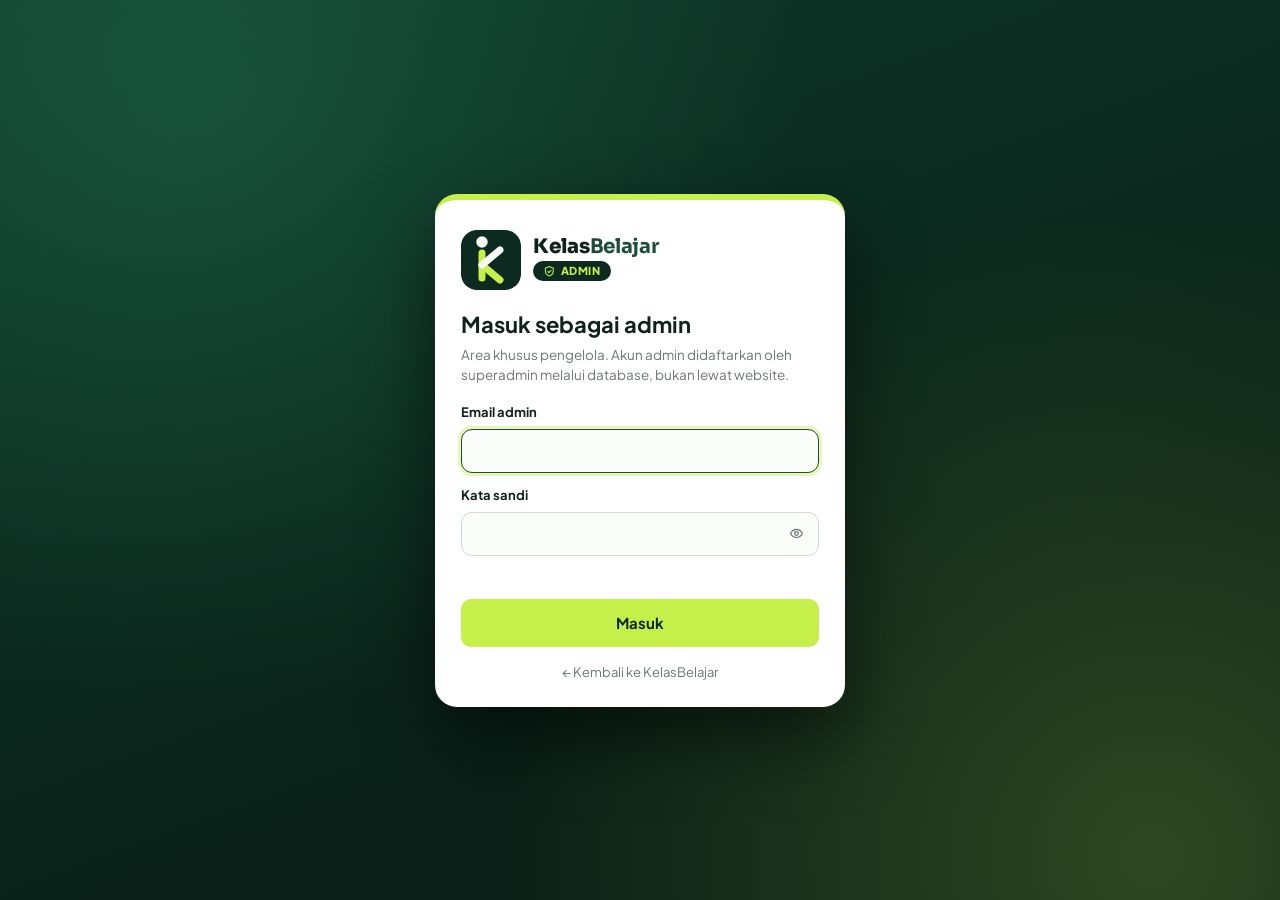
<file: admin.html>
<!DOCTYPE html>
<html lang="id">
<head>
<meta charset="utf-8">
<meta name="viewport" content="width=device-width, initial-scale=1, viewport-fit=cover">
<meta name="robots" content="noindex, nofollow">
<title>Admin – KelasBelajar</title>
<link href="https://fonts.googleapis.com/css2?family=Plus+Jakarta+Sans:wght@400;500;600;700;800&family=Sora:wght@700;800&display=swap" rel="stylesheet">
<link rel="icon" href="/assets/logo.svg" type="image/svg+xml">
<link rel="stylesheet" href="/admin.css">
</head>
<body>
<div id="app"></div>
<div id="layer"></div>
<div id="toast" role="status" aria-live="polite"></div>
<noscript><p style="padding:24px">Halaman admin membutuhkan JavaScript.</p></noscript>
<script src="/admin.js"></script>
</body>
</html>
</file>
<file: admin.css>
:root{--g9:#0c2a1f;--g8:#143a2b;--g7:#1d4d3a;--lime:#c5f04a;--limeS:#eefad0;--bg:#f4f7f4;--card:#fff;--tx:#10231a;--mu:#68796f;--bd:#e3eae5;--red:#d64545;--blue:#2f6fed;--amb:#e09a1a;--ok:#1f9d55;color-scheme:light}
*{box-sizing:border-box}
html{-webkit-text-size-adjust:100%}
body{margin:0;background:var(--bg);color:var(--tx);font:15px/1.5 'Plus Jakarta Sans',system-ui,sans-serif}
button,input,select,textarea{font:inherit;color:inherit}
button{cursor:pointer}
:focus-visible{outline:3px solid var(--blue);outline-offset:2px}
.ic{width:1.15em;height:1.15em;vertical-align:-.2em;fill:none;stroke:currentColor;stroke-width:2;stroke-linecap:round;stroke-linejoin:round;flex:none}
[hidden]{display:none!important}

/* ---------- tombol ---------- */
.btn{display:inline-flex;align-items:center;justify-content:center;gap:7px;min-height:40px;padding:8px 16px;border:0;border-radius:10px;background:var(--g8);color:#fff;font-weight:700;font-size:14px;text-decoration:none;white-space:nowrap}
.btn:hover{background:var(--g7)}
.btn.lime{background:var(--lime);color:var(--g9)}
.btn.lime:hover{background:#d3f76a}
.btn.ghost{background:#fff;color:var(--g7);border:1px solid var(--bd)}
.btn.ghost:hover{background:var(--limeS)}
.btn.red{background:var(--red);color:#fff}
.btn.red:hover{background:#bf3838}
.btn.sm{min-height:34px;padding:5px 11px;font-size:13px;border-radius:9px}
.btn[disabled]{opacity:.55;cursor:not-allowed}

/* ---------- login admin ---------- */
.lg{min-height:100vh;display:grid;place-items:center;padding:24px;background:radial-gradient(circle at 15% 10%,#2a8a6255 0,#2a8a6200 45%),radial-gradient(circle at 90% 95%,#c5f04a30 0,#c5f04a00 45%),linear-gradient(160deg,#0f3a2b,#0a2018 70%)}
.lg-card{width:100%;max-width:410px;background:#fff;border-radius:22px;padding:30px 26px 24px;box-shadow:0 30px 70px #0008;border-top:6px solid var(--lime)}
.lg-top{display:flex;align-items:center;gap:12px;margin-bottom:18px}
.lg-top img{width:60px;height:60px;border-radius:16px}
.lg-t{font-family:'Sora','Plus Jakarta Sans',sans-serif;font-weight:800;font-size:20px;letter-spacing:-.3px;line-height:1.1}
.lg-t b{color:var(--g7)}
.badge{display:inline-flex;align-items:center;gap:5px;margin-top:3px;padding:2px 10px;border-radius:99px;background:var(--g9);color:var(--lime);font-size:11px;font-weight:800;letter-spacing:.6px;text-transform:uppercase}
.lg-card h1{margin:0 0 4px;font-size:22px}
.lg-card .sub{margin:0 0 18px;color:var(--mu);font-size:13.5px}
.f{display:block;margin-bottom:13px;font-size:13px;font-weight:700}
.f>input,.f>select,.f>textarea,.pw input{display:block;width:100%;margin-top:6px;min-height:44px;padding:10px 13px;border:1px solid #cfdcd3;border-radius:11px;background:#fbfdfb;font-weight:500;font-size:15px}
.f>textarea{min-height:90px;resize:vertical}
.f>input:focus,.f>select:focus,.f>textarea:focus,.pw input:focus{outline:none;border-color:var(--g7);box-shadow:0 0 0 3px #c5f04a66}
.pw{position:relative}
.pw input{padding-right:46px}
.pw button{position:absolute;right:5px;bottom:5px;width:36px;height:34px;border:0;border-radius:8px;background:transparent;color:var(--mu)}
.pw button:hover{background:var(--limeS);color:var(--g7)}
.err{min-height:20px;margin:2px 0 10px;color:var(--red);font-size:13px;font-weight:600}
.lg-card .btn.lime{width:100%;min-height:48px;font-size:15px}
.lg-back{display:block;margin-top:16px;text-align:center;font-size:13px;color:var(--mu);text-decoration:none}
.lg-back:hover{color:var(--g7);text-decoration:underline}

/* ---------- dashboard ---------- */
.hd{position:sticky;top:0;z-index:20;background:var(--g9);color:#fff;box-shadow:0 4px 18px #0c2a1f33}
.hd-in{max-width:1220px;margin:0 auto;padding:12px 20px;display:flex;align-items:center;gap:14px}
.hd img{width:46px;height:46px;border-radius:13px}
.hd .lg-t{color:#fff;font-size:18px}
.hd .lg-t b{color:var(--lime)}
.hd .sp{flex:1}
.hd .btn{background:#ffffff1a;color:#fff}
.hd .btn:hover{background:#ffffff2e}
.wrap{max-width:1220px;margin:0 auto;padding:22px 20px 60px}
.wrap>h2{margin:0 0 4px;font-size:22px}
.wrap>.lead{margin:0 0 18px;color:var(--mu);font-size:14px}
.stats{display:grid;grid-template-columns:repeat(3,1fr);gap:12px;margin-bottom:22px}
.st{display:flex;align-items:center;gap:13px;padding:15px 16px;background:var(--card);border:1px solid var(--bd);border-radius:16px;box-shadow:0 2px 10px #0c2a1f0d}
.st .si{width:46px;height:46px;border-radius:14px;background:var(--limeS);color:var(--g7);display:grid;place-items:center;font-size:22px;flex:none}
.st .sv{font-size:26px;font-weight:800;line-height:1.1}
.st .sl{font-size:12.5px;color:var(--mu);font-weight:600}
.tabs{display:flex;gap:6px;margin-bottom:14px;padding:5px;background:#e6eee8;border-radius:14px;width:max-content;max-width:100%;overflow-x:auto}
.tabs button{display:inline-flex;align-items:center;gap:7px;padding:9px 16px;border:0;border-radius:10px;background:transparent;color:var(--g7);font-weight:700;font-size:14px;white-space:nowrap}
.tabs button.on{background:var(--g9);color:var(--lime)}
.panel{background:var(--card);border:1px solid var(--bd);border-radius:18px;box-shadow:0 2px 12px #0c2a1f0d;overflow:hidden}
.tb{display:flex;flex-wrap:wrap;gap:10px;align-items:center;padding:14px 16px;border-bottom:1px solid var(--bd)}
.tb .grow{flex:1;min-width:180px}
.tb input,.tb select{min-height:40px;padding:8px 12px;border:1px solid #cfdcd3;border-radius:10px;background:#fbfdfb;font-size:14px}
.tb .grow input{width:100%}
.tb input:focus,.tb select:focus{outline:none;border-color:var(--g7);box-shadow:0 0 0 3px #c5f04a66}
.tw{overflow-x:auto}
table{width:100%;border-collapse:collapse;min-width:800px}
th{padding:11px 12px;background:#f3f8f4;color:var(--mu);font-size:12px;font-weight:800;letter-spacing:.4px;text-transform:uppercase;text-align:left;white-space:nowrap}
td{padding:12px 12px;border-top:1px solid var(--bd);font-size:14px;vertical-align:middle}
tbody tr:hover{background:#fafdf5}
td .m{display:block;color:var(--mu);font-size:12.5px}
td.act{white-space:nowrap;text-align:right}
td.act .btn+.btn{margin-left:6px}
.who{display:flex;align-items:center;gap:11px;min-width:190px}
.av{--s:38px;position:relative;box-sizing:border-box;width:var(--s);height:var(--s);min-width:var(--s);min-height:var(--s);max-width:var(--s);max-height:var(--s);aspect-ratio:1/1;border-radius:50%;background:var(--lime);color:var(--g9);display:grid;place-items:center;font-weight:800;font-size:15px;flex:none;overflow:hidden}
.av img{position:absolute;inset:0;width:100%;height:100%;max-width:none;object-fit:cover;object-position:center;display:block}
.av.lg{--s:68px;font-size:26px;border:3px solid var(--limeS)}
.chip{display:inline-block;padding:2px 10px;border-radius:99px;font-size:12px;font-weight:800;white-space:nowrap}
.chip.p{background:var(--g8);color:var(--lime)}
.chip.s{background:var(--limeS);color:var(--g7)}
.chip.ok{background:#dff5e8;color:#157a42}
.chip.no{background:#fdeaea;color:#b13a3a}
.empty{padding:38px 16px;text-align:center;color:var(--mu)}
.note{margin:14px 16px;padding:12px 14px;border-radius:12px;background:#fff7e0;border:1px solid #f0d58a;color:#7a5a00;font-size:13.5px}
.loading{padding:40px;text-align:center;color:var(--mu)}

/* ---------- motivasi ---------- */
.qadd{padding:16px;border-bottom:1px solid var(--bd);display:grid;gap:8px}
.qadd .row{display:flex;gap:10px;align-items:flex-end;flex-wrap:wrap}
.qadd textarea{flex:1;min-width:220px;min-height:72px;padding:10px 13px;border:1px solid #cfdcd3;border-radius:11px;background:#fbfdfb;resize:vertical}
.qadd textarea:focus,.qi textarea:focus{outline:none;border-color:var(--g7);box-shadow:0 0 0 3px #c5f04a66}
.cnt{font-size:12px;color:var(--mu)}
.ql{list-style:none;margin:0;padding:0}
.qi{display:flex;gap:12px;align-items:flex-start;padding:14px 16px;border-top:1px solid var(--bd)}
.qi:first-child{border-top:0}
.qn{width:28px;height:28px;border-radius:50%;background:var(--limeS);color:var(--g7);display:grid;place-items:center;font-size:12.5px;font-weight:800;flex:none;margin-top:2px}
.qt{flex:1;min-width:0;font-size:14.5px;overflow-wrap:anywhere}
.qi textarea{width:100%;min-height:74px;padding:9px 12px;border:1px solid #cfdcd3;border-radius:10px;background:#fbfdfb;resize:vertical}
.qb{display:flex;gap:6px;flex-wrap:wrap;flex:none}

/* ---------- modal & toast ---------- */
#layer:empty{display:none}
.mdl{position:fixed;inset:0;z-index:80;display:grid;place-items:center;padding:18px;background:#0c2a1fb3;-webkit-backdrop-filter:blur(2px);backdrop-filter:blur(2px)}
.sheet{position:relative;width:100%;max-width:560px;max-height:calc(100vh - 36px);overflow:auto;background:#fff;border-radius:20px;padding:24px 22px 20px;box-shadow:0 30px 70px #0007;border-top:5px solid var(--lime)}
.sheet.wide{max-width:760px}
.sheet h3{margin:0 40px 6px 0;font-size:19px}
.sheet .sub{margin:0 0 14px;color:var(--mu);font-size:13.5px}
.x{position:absolute;right:12px;top:12px;width:36px;height:36px;border:0;border-radius:50%;background:#eef3ef;color:var(--g7);display:grid;place-items:center}
.x:hover{background:var(--limeS)}
.fg{display:grid;grid-template-columns:1fr 1fr;gap:0 12px}
.fg .full{grid-column:1/-1}
.roles{display:flex;gap:10px;margin:0 0 13px;padding:0;border:0}
.roles legend{padding:0;margin-bottom:6px;font-size:13px;font-weight:800}
.roles label{flex:1;display:flex;align-items:center;gap:8px;padding:10px 12px;border:1px solid #cfdcd3;border-radius:11px;font-weight:700;cursor:pointer}
.roles label:has(input:checked){border-color:var(--g7);background:var(--limeS)}
.btns{display:flex;gap:10px;justify-content:flex-end;flex-wrap:wrap;margin-top:8px}
.dl{display:grid;grid-template-columns:140px 1fr;gap:8px 14px;margin:14px 0;font-size:14px}
.dl dt{color:var(--mu);font-weight:700;font-size:13px}
.dl dd{margin:0;overflow-wrap:anywhere}
.head{display:flex;align-items:center;gap:14px;margin:0 40px 4px 0}
.head h3{margin:0}
.sec{margin:16px 0 6px;font-size:13px;font-weight:800;color:var(--g7);letter-spacing:.3px;text-transform:uppercase}
.li{display:flex;justify-content:space-between;gap:10px;padding:9px 12px;border:1px solid var(--bd);border-radius:11px;margin-bottom:6px;font-size:14px}
.li .m{color:var(--mu);font-size:12.5px}
.kh{display:flex;align-items:center;gap:8px;margin:16px 0 6px;font-weight:800}
.kh span{font-weight:700}
.warn{padding:12px 14px;border-radius:12px;background:#fdeaea;border:1px solid #e8a0a0;font-size:13.5px}
.warn ul{margin:6px 0 0;padding-left:20px}
#toast{position:fixed;left:50%;bottom:22px;z-index:99;transform:translateX(-50%);max-width:calc(100% - 32px);padding:11px 18px;border-radius:12px;background:var(--g9);color:#fff;font-weight:700;font-size:14px;box-shadow:0 10px 30px #0006;opacity:0;pointer-events:none}
#toast.on{opacity:1}
#toast.bad{background:var(--red)}

@media (max-width:980px){.stats{grid-template-columns:repeat(2,1fr)}}
@media (max-width:620px){
  .hd-in{padding:10px 14px}.hd .lg-t{font-size:16px}.wrap{padding:16px 12px 50px}
  .fg{grid-template-columns:1fr}.dl{grid-template-columns:1fr;gap:2px}.dl dd{margin-bottom:8px}
  .sheet{padding:22px 16px 16px;border-radius:18px}.qi{flex-wrap:wrap}.qb{margin-left:40px}
  .st{padding:12px}.st .si{width:40px;height:40px}.st .sv{font-size:22px}
  .hd .btn span{display:none}
}

.hd .wh{color:#cfe4d6;font-size:13px;font-weight:600;max-width:240px;overflow:hidden;text-overflow:ellipsis;white-space:nowrap}
@media (max-width:760px){.hd .wh{display:none}}

.st{text-align:left;font:inherit;color:inherit;width:100%}
.st .sv,.st .sl{display:block}
.st.click{cursor:pointer}
.st.click:hover{border-color:var(--g7);box-shadow:0 4px 16px #0c2a1f1f}
.dot{display:inline-block;width:9px;height:9px;margin-left:7px;border-radius:50%;background:#22c55e;box-shadow:0 0 0 3px #22c55e33;vertical-align:middle}
td{padding-left:9px;padding-right:9px}th{padding-left:9px;padding-right:9px}
td.act{padding-right:12px}
td.act .btn.sm{padding:5px 9px}
td.act .btn+.btn{margin-left:5px}

/* ---------- notifikasi ---------- */
.tbb{display:inline-block;min-width:20px;height:20px;padding:0 6px;border-radius:99px;background:#e5484d;color:#fff;font-size:11.5px;font-weight:800;line-height:20px;text-align:center;box-sizing:border-box}
.tbb[hidden]{display:none}
.tb .grow{flex:1}
.seg{display:inline-flex;background:#e6eee8;border-radius:11px;padding:3px}
.seg button{border:0;background:transparent;padding:7px 15px;border-radius:9px;font-weight:700;font-size:13px;color:var(--g7)}
.seg button.on{background:var(--g9);color:var(--lime)}
.qi.nt.unread{background:#f7fcea}
.qi.nt .m{color:var(--mu);font-size:12.5px;margin-top:2px}
</file>
